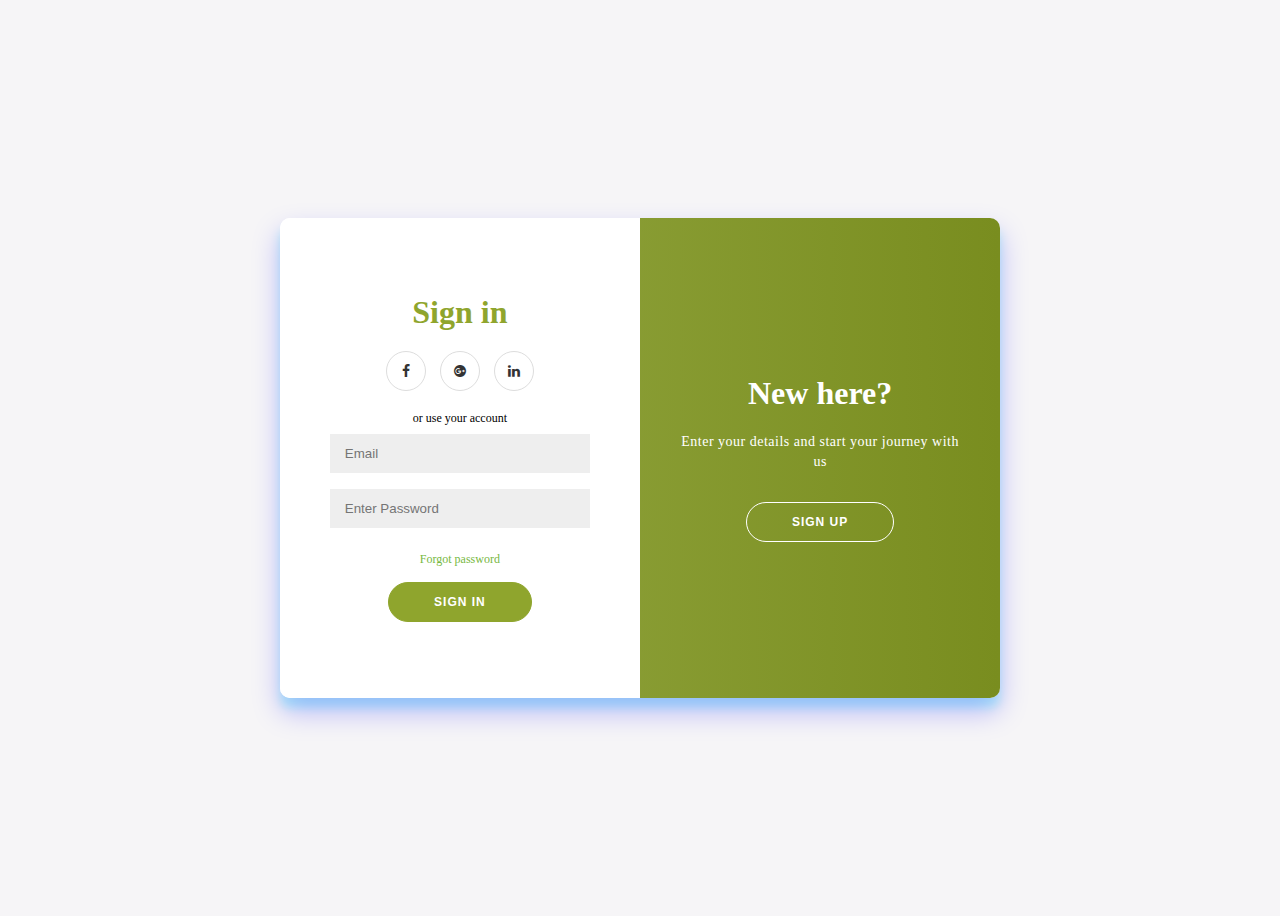
<file: public3/index.html>
<!DOCTYPE html>
<html lang="en">
<head>
    <meta charset="UTF-8">
    <meta name="viewport" content="width=device-width, initial-scale=1.0">
    <link rel="stylesheet" href="../assets//font-awesome-4.7.0/css/font-awesome.min.css">
    <link rel="stylesheet" href="index.css">
    <title>Sliding Form</title>
</head>
<body>
    <div class="wrapper" id="wrapper">
        <div class="form-wrapper sign-up-wrapper">
            <form>
                <h1>Create Account</h1>
                <div class="social-wrapper">
                    <a href="" class="social"><i class="fa fa-facebook-f"></i></a>
                    <a href="" class="social"><i class="fa fa-google-plus-official"></i></a>
                    <a href="" class="social"><i class="fa fa-linkedin"></i></a>
                </div>
                <span>or use your email for registration</span>
                <input type="text" placeholder="Name"/>
                <input type="email" placeholder="Email"/>
                <input type="password" placeholder="Enter Password"/>
                

                <button >Sign Up</button>
                <a id="sign-Up" class="sign">Already a member? <span >Sign-in</span></a>
                
            </form>
        </div>
        <!--  -->
        <!--  -->

        <div class="form-wrapper sign-in-wrapper">
            <form>
                <h1>Sign in</h1>
                <div class="social-wrapper">
                    <a href="" class="social"><i class="fa fa-facebook-f"></i></a>
                    <a href="" class="social"><i class="fa fa-google-plus-official"></i></a>
                    <a href="" class="social"><i class="fa fa-linkedin"></i></a>
                </div>
                <span>or use your account</span>
                
                <input type="email" placeholder="Email"/>
                <input type="password" placeholder="Enter Password"/>
                <a class="password"><span >Forgot password </span></a>
                
                <button  >Sign In</button>
                <a id="sign-In" class="sign">Don't have an account?<span >Sign-up<span></a>
            </form>
        </div>
        <div class="overlay-wrapper">
            <div class="overlay">
                <div class="overlay-left overlay-panel">
                    <h1>A member?</h1>
                    <p>
                        To continue please sign-in with your details
                    </p>
                    <button class="ghost" id="signIn">Sign In</button>
                </div>
                <div class="overlay-right overlay-panel">
                    <h1>New here?</h1>
                    <p>
                        Enter your details and start your journey with us
                    </p>
                    <button class="ghost" id="signUp">Sign Up</button>
                </div>
            </div>
        </div>
    </div>
    <script src="index.js"></script>
</body>
</html>
</file>
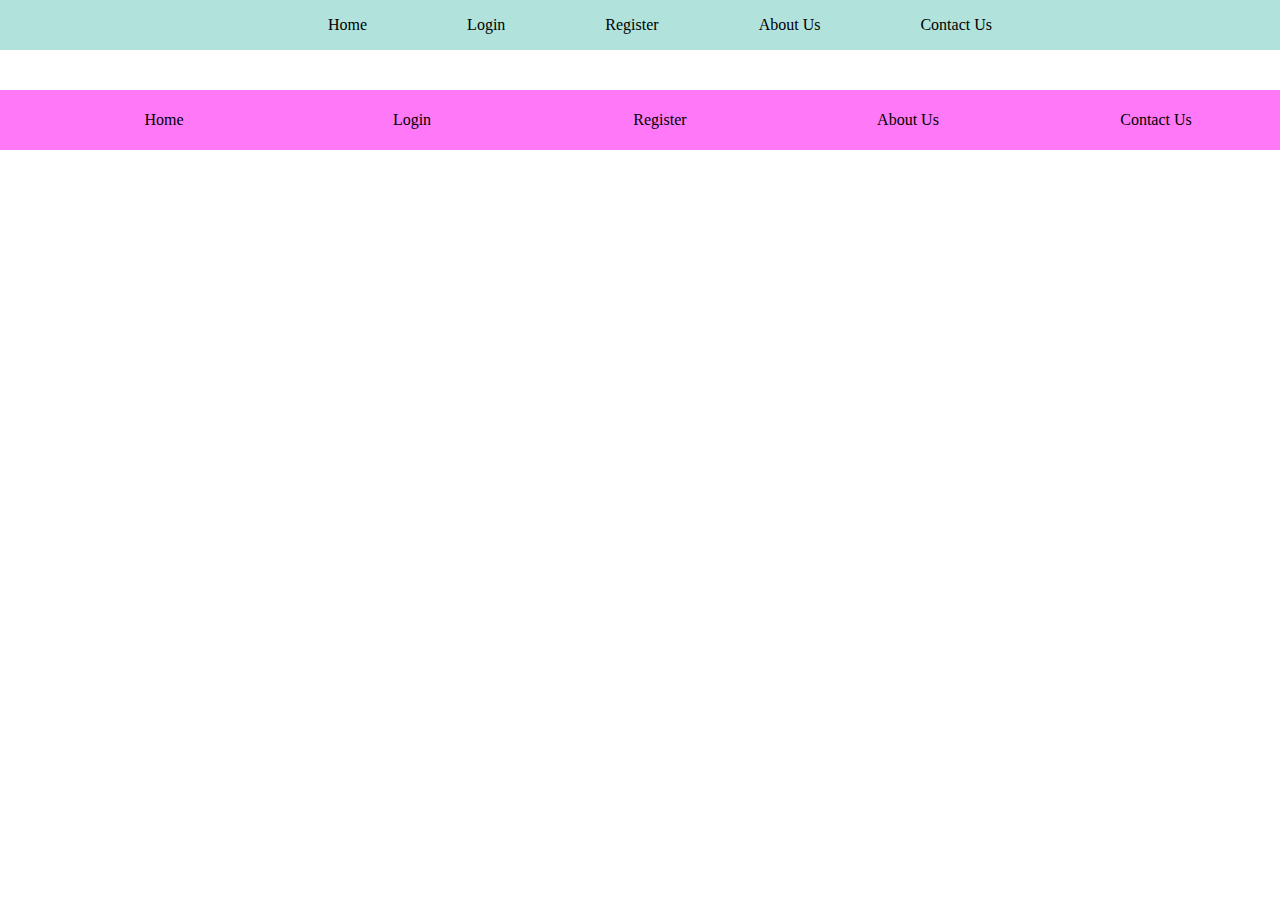
<file: public4/index.html>
<!DOCTYPE html>
<html lang="en">
<head>
    <meta charset="UTF-8">
    <meta name="viewport" content="width=device-width, initial-scale=1.0">
    <link rel="stylesheet" href="index.css">
    <title>Navigation</title>
</head>
<body>
    <!-- Header -->
    <div class="header-flex">
        <ul>
            <li>Home</li>
            <li>Login</li>
            <li>Register</li>
            <li>About Us</li>
            <li>Contact Us</li>
        </ul>
    </div>
    <div class="header-grid">
        <ul>
            <li>Home</li>
            <li>Login</li>
            <li>Register</li>
            <li>About Us</li>
            <li>Contact Us</li>
        </ul>
    </div>
</body>
</html>
</file>
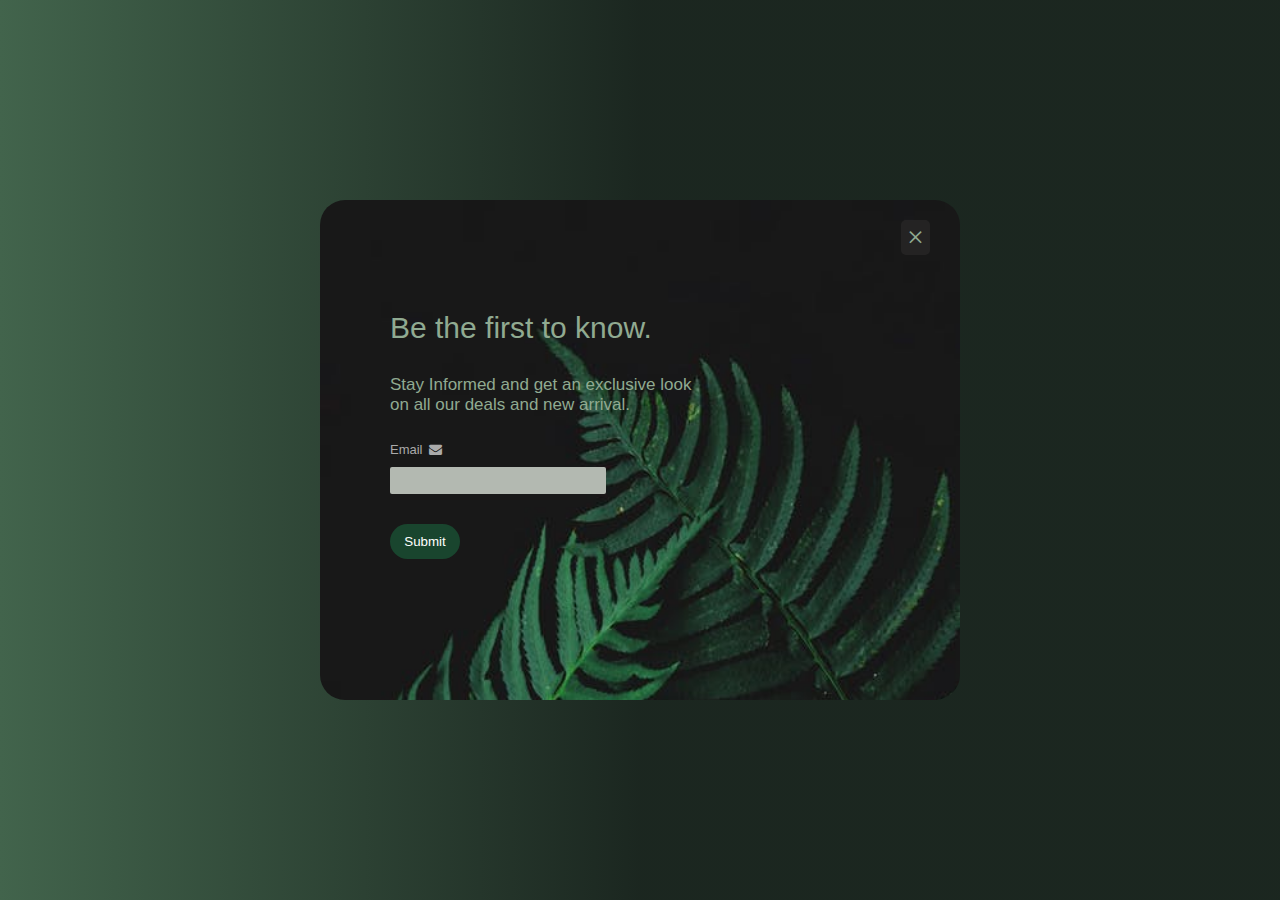
<file: public6/index.html>
<!DOCTYPE html>
<html lang="en">
    <head>
        <meta charset="UTF-8">
        <meta name="viewport" content="width=device-width, initial-scale=1.0">
        <link rel="stylesheet" href="index.css">
        <link rel="stylesheet"
            href="../assets/font-awesome-4.7.0/css/font-awesome.css">
        <title>Subscribe Form</title>
    </head>
    <body>
        <div class="mailing-div">
            
            <div class="sub-mainling-div">
                <div class="mailing-writeup">
                    <h3>Be the first to know.</h3>
                    <p>Stay Informed and get an exclusive look on all our deals
                        and new arrival.</p>
                </div>

                <div class="form">
                    <form action="">
                        <label for="email">Email <i class="fa fa-envelope"></i>
                        </label>
                        <input type="text">

                        <input type="button" value="Submit" class="button">
                    </form>
                </div>
            </div>
            <div class="times">
                <span class="times">&times;</span>
            </div>
        </div>
    </body>
</html>
</file>
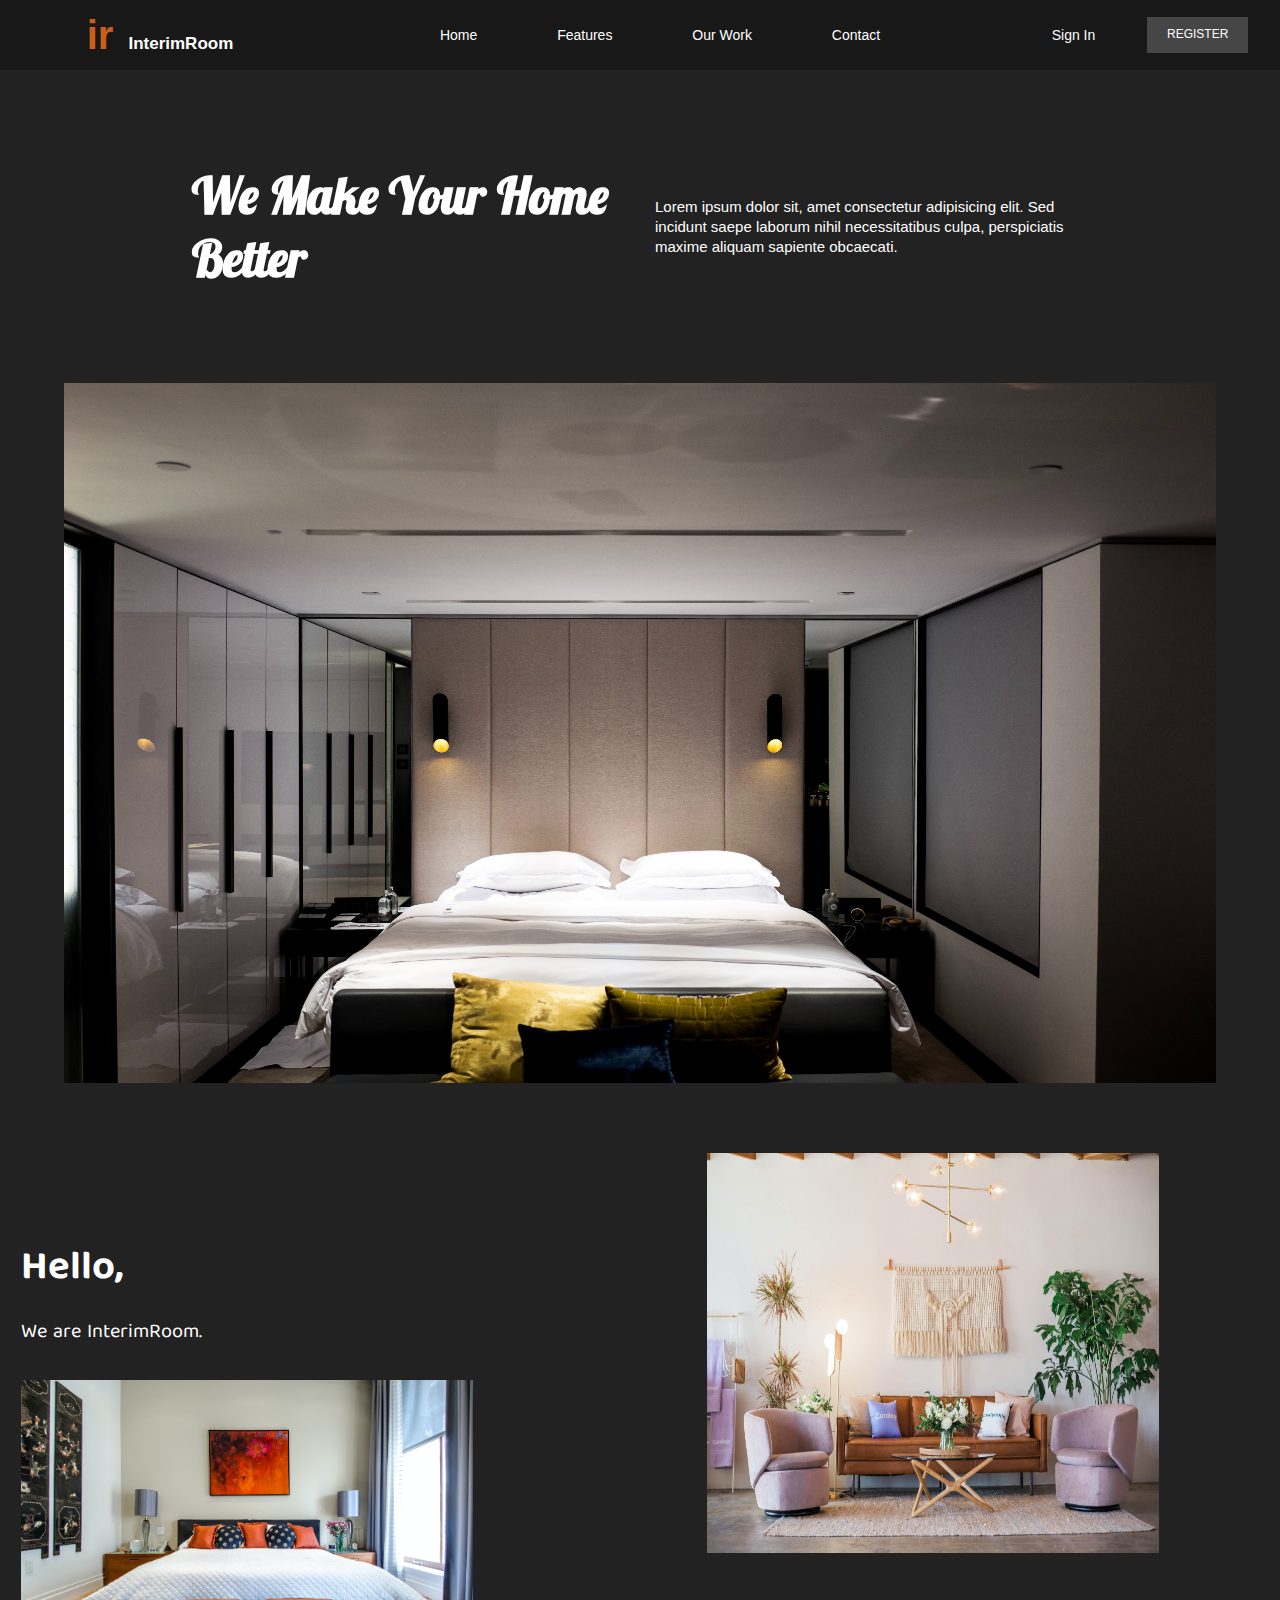
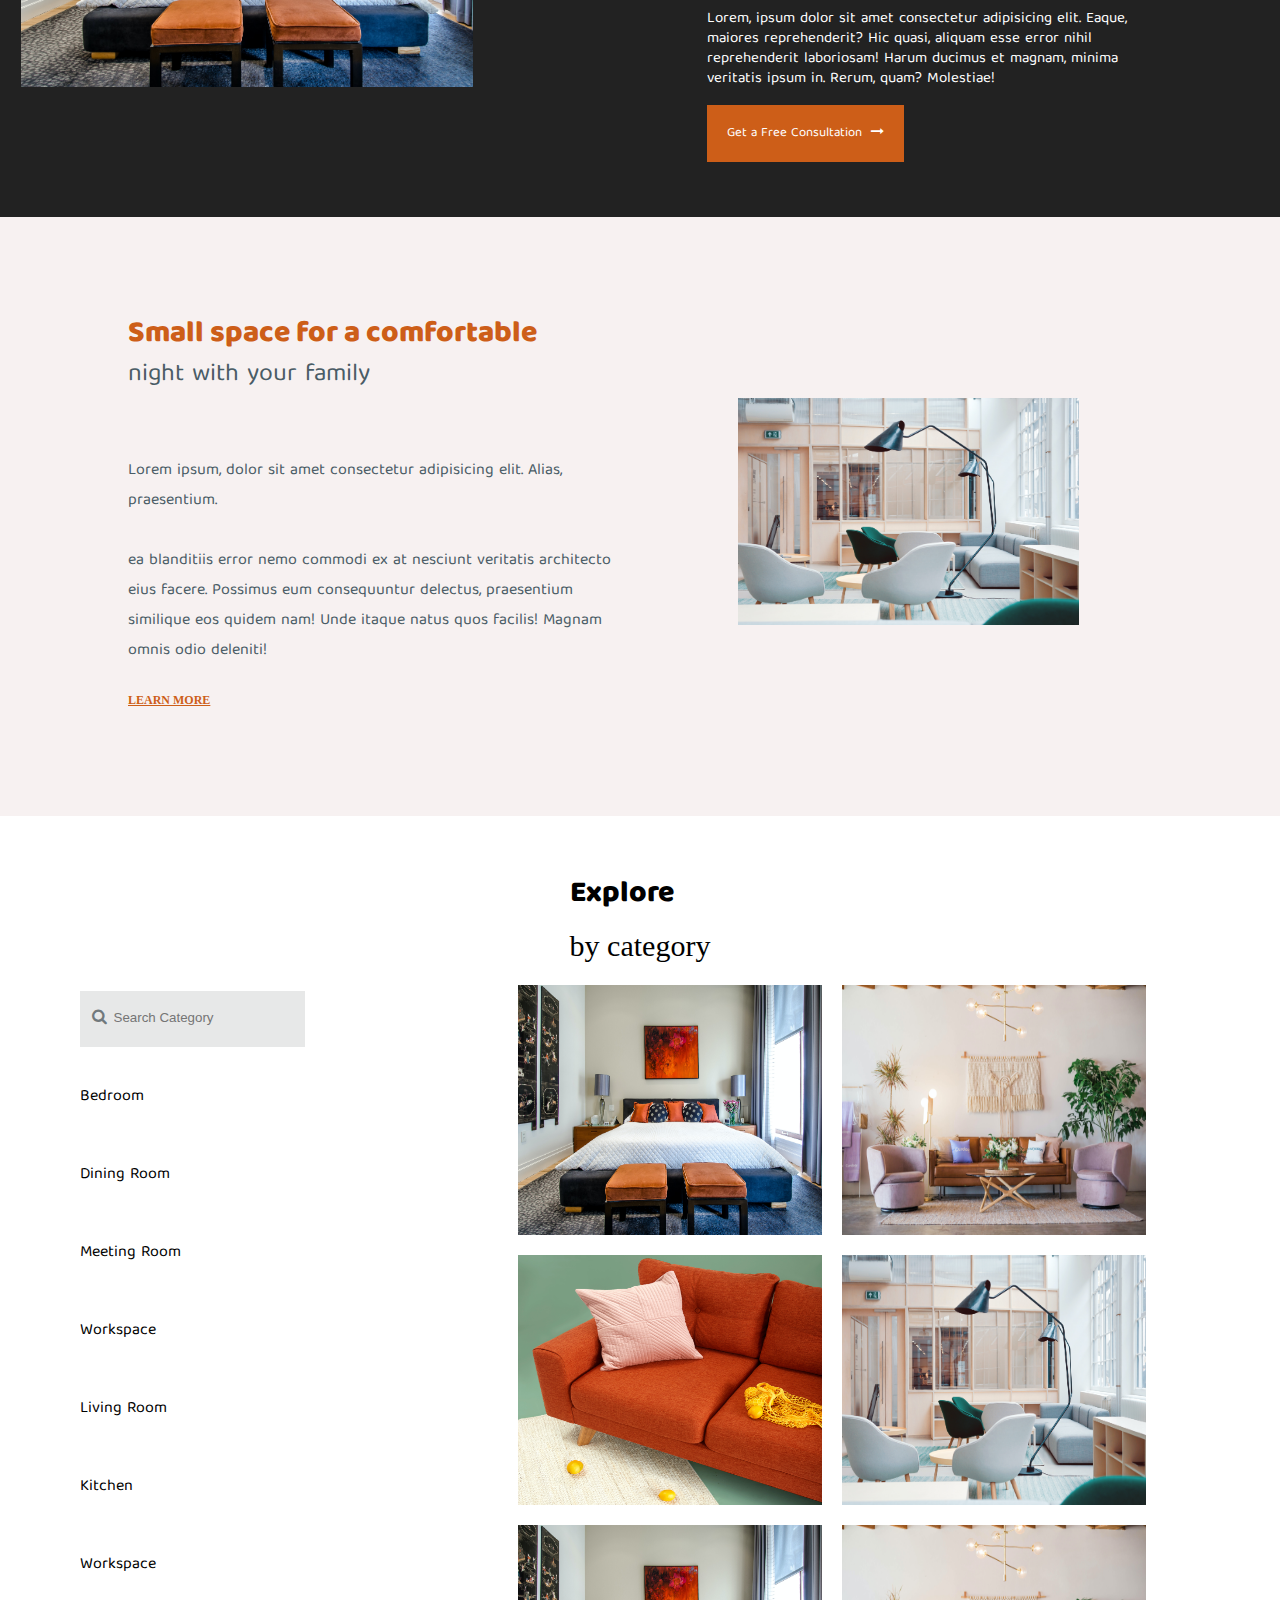
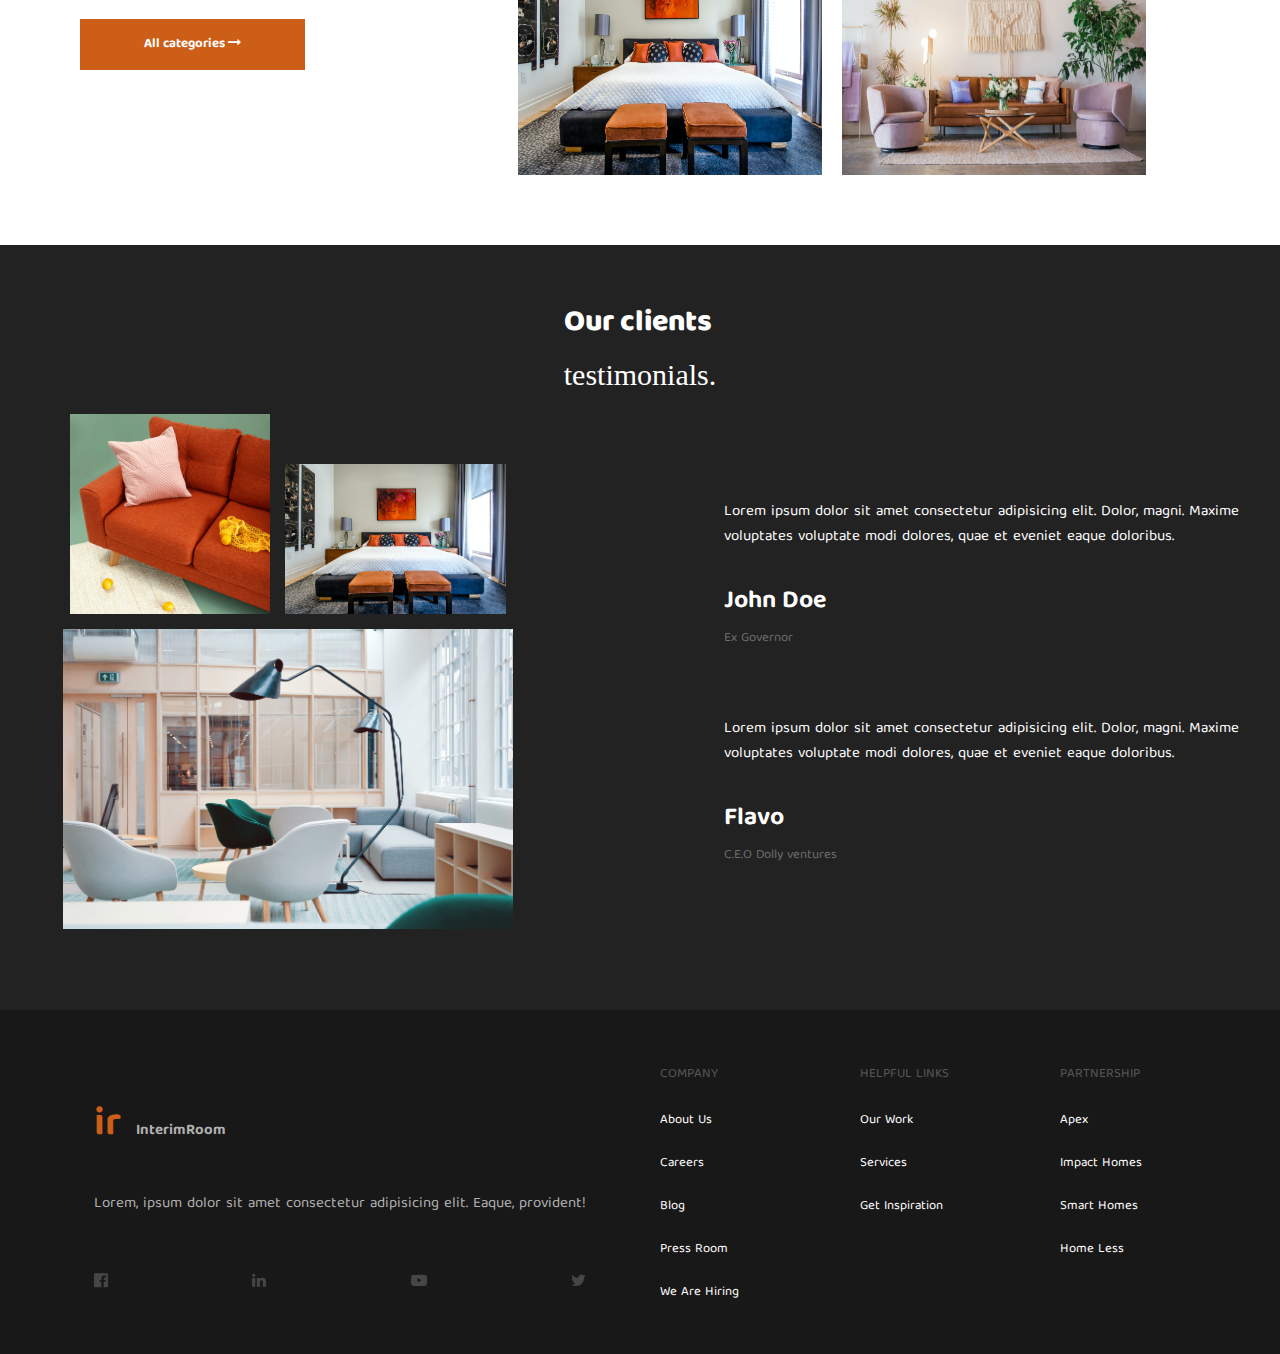
<file: public7/index.html>
<!DOCTYPE html>
<html lang="en">
    <head>
        <title></title>
        <meta charset="UTF-8">
        <meta name="viewport" content="width=device-width, initial-scale=1">
        <link href="index.css" rel="stylesheet">
        <link rel="stylesheet" type="" href="../assets/font-awesome-4.7.0/css/font-awesome.css">
        
    </head>
    <body>
        <header class="nav-bar-header">
            <div class="logo">
                
                <p><span>ir</span>InterimRoom</p>
            </div>
            <div class="nav-1">
                <ul>
                    <li><a href="">Home</a></li>
                    <li><a href="">Features</a></li>
                    <li><a href="">Our Work</a></li>
                    <li><a href="">Contact</a></li>
                </ul>
            </div>
            <div class="nav-2">
                <ul>
                    <li>Sign In</li>
                    <li class="register">REGISTER</li>
                </ul>
            </div >
            <div  class="bars">
            <i class="fa fa-bars" id="BARS" ></i>
        </div>
        </header>  

        <!--  -->

        <!-- End Of Header -->

<!--  -->

<section class="mobile-view" id="mobile-view"> 
    <div class="nav-1">
        <ul>
            <li><a href="">Home</a></li>
            <li><a href="">Features</a></li>
            <li><a href="">Our Work</a></li>
            <li><a href="">Contact</a></li>
        </ul>
    </div>
    <div class="nav-2">
        <ul>
            <li>Sign In</li>
            <li class="register">REGISTER</li>
        </ul>
    </div >
</section>
        <section class="intro-section">
            <h1 class="intro-section-h1">We Make Your Home Better</h1>
            <p class="intro-section-p">Lorem ipsum dolor sit, amet consectetur adipisicing elit. Sed incidunt saepe laborum nihil necessitatibus culpa, perspiciatis maxime aliquam sapiente obcaecati.</p>
        </section>

        <!-- End of Intro Section -->

        <section class="banner">

            <img src="../assets/images/img-6.jpg" alt="InterimRoom | ir"/>
        </section>

        <!-- End of Banner Section -->

        <section class="after-banner-section" id="after-banner-section">
            <div class="after-banner-section-1" id="after-banner-section-1">
                <h2>Hello,</h2>
                <span>We are InterimRoom.</span>
                <img src="../assets/images/chastity-cortijo-R-w5Q-4Mqm0-unsplash.jpg" alt="InterimRoom"/>
            </div>
            <div class="after-banner-section-2">
                <img src="../assets/images/curology-6CJg-fOTYs4-unsplash.jpg" alt="InterimRoom"/>
                <p>Lorem, ipsum dolor sit amet consectetur adipisicing elit. Eaque, maiores reprehenderit? Hic quasi, aliquam esse error nihil reprehenderit laboriosam! Harum ducimus et magnam, minima veritatis ipsum in. Rerum, quam? Molestiae!</p>

                <span>Get a Free Consultation <i class="fa fa-long-arrow-right"></i></span>

                <div>
                    <!-- List of Associates -->
                </div>
            </div>
        </section>
        
        <!-- End of After Banner Section -->


    <section class="small-space-section">
        <div class="sub-small-space-section">
            <div class="small-space-section-1">
                <h3><b>Small space for a comfortable</b><br><span>night with your family</span></h3>
                <p>Lorem ipsum, dolor sit amet consectetur adipisicing elit. Alias, praesentium. </p>
                <span>ea blanditiis error nemo commodi ex at nesciunt veritatis architecto eius facere. Possimus eum consequuntur delectus, praesentium similique eos quidem nam! Unde itaque natus quos facilis! Magnam omnis odio deleniti!</span>
               <h4> <a href="http://">LEARN MORE</a></h4>
            </div>
            <div class="small-space-section-2">
                <img src="../assets/images/toa-heftiba-FV3GConVSss-unsplash.jpg" alt="InterimRoom">
            </div>
        </div>
    </section>

        <!-- End of Small Space Section -->

        <section class="explore-section">
            <h3><span>Explore</span><br><p>by category</p></h3>
            <div class="explore-section-categories">
                <div class="explore-section-categories-sideBar">
                    <span>
                        <i class="fa fa-search"></i>
                        <input type="text"  placeholder="Search Category">
                    </span>
                    <ul>
                        <li class="active">Bedroom</li>
                        <li>Dining Room</li>
                        <li>Meeting Room</li>
                        <li>Workspace</li>
                        <li>Living Room</li>
                        <li>Kitchen</li>
                        <li>Workspace</li>
                    </ul>

                    <h5 class="all-categories"> All categories <i class="fa fa-long-arrow-right"></i></h5>
                </div>
                <div class="explore-section-categories-images">
                   <section>
                    <img src="../assets/images/chastity-cortijo-R-w5Q-4Mqm0-unsplash.jpg" alt="InterimRoom" >
                    <div>
                        <span>
                            <p>5m</p>
                            <p>length</p>
                        </span>
                        <span>
                            <p>3.5m</p>
                            <p>width</p>
                        </span>
                        <p>Visit project <i class="fa fa-long-arrow-right"></i></p>
                    </div>
                   </section>

                   <section>
                    <img src="../assets/images/curology-6CJg-fOTYs4-unsplash.jpg" alt="InterimRoom" >
                   </section>

                   <section>
                    <img src="../assets/images/inside-weather-dbH_vy7vICE-unsplash.jpg" alt="InterimRoom">
                   </section>

                   <section>
                    <img src="../assets/images/toa-heftiba-FV3GConVSss-unsplash.jpg" alt="InterimRoom">
                   </section>

                   <section>
                    <img src="../assets/images/chastity-cortijo-R-w5Q-4Mqm0-unsplash.jpg" alt="InterimRoom">
                    </section>
                <section>
                    <img src="../assets/images/curology-6CJg-fOTYs4-unsplash.jpg" alt="InterimRoom">
                </section>

                </div>
            </div>
        </section>

        <!-- End Explore Section -->

        <section class="testimonial-section">
            <!-- TODO -->
            <!-- Repeat thesame header as the explore section -->
            <h3><span>Our clients</span><br><p>testimonials.</p></h3>
            <div class="sub-testimonial-section-wrapper">

                <div class="testimonial-section-images">
                    <div class="images-section-1">
                        <img src="../assets/images/inside-weather-dbH_vy7vICE-unsplash.jpg" alt="Interim Design" >
                        <img src="../assets/images/chastity-cortijo-R-w5Q-4Mqm0-unsplash.jpg" alt="Interim Design" height="150px;">
                    </div>
                    <div class="images-section-2">
                        <img src="../assets/images/toa-heftiba-FV3GConVSss-unsplash.jpg" alt="Interim Design" height="300px">
                    </div>
                </div>

                <div>
                    <!-- Arrow Up and Down -->
                </div>
                <div class="clients-testimonial-section">
                    <div>
                        <p>Lorem ipsum dolor sit amet consectetur adipisicing elit. Dolor, magni. Maxime voluptates voluptate modi dolores, quae et eveniet eaque doloribus.</p>
                        <h5>John Doe</h5>
                        <span>Ex Governor</span>

                    </div>
                    <div>
                        <p>Lorem ipsum dolor sit amet consectetur adipisicing elit. Dolor, magni. Maxime voluptates voluptate modi dolores, quae et eveniet eaque doloribus.</p>
                        <h5>Flavo</h5>
                        <span>C.E.O Dolly ventures</span>
                    </div>
                </div>
            </div>
        </section>

        <!-- End Of Testimonial -->

        <footer>
            <div class="footer-left">
                <div class="footer-logo">
                    <p><span>ir</span>InterimRoom</p>
                </div>

                <p>Lorem, ipsum dolor sit amet consectetur adipisicing elit. Eaque, provident!</p>
                <div class="social-networks">
                    <i class="fa fa-facebook-official"></i>
                    <i class="fa fa-linkedin"></i>
                    <i class="fa fa-youtube-play"></i>
                    <i class="fa fa-twitter"></i>
                </div>
            </div>
            <div class="footer-right">
                <div>
                    <p class="footer-links-header">COMPANY</p>
                    <div>
                        <a href="">About Us</a>
                        <a href="">Careers</a>
                        <a href="">Blog</a>
                        <a href="">Press Room</a>
                        <a href="">We Are Hiring</a>
                    </div>
                </div>
                <div>
                    <p class="footer-links-header">HELPFUL LINKS</p>
                    <div>
                        <a href="">Our Work</a>
                        <a href="">Services</a>
                        <a href="">Get Inspiration</a>
                    </div>
                </div>
                <div>
                    <p class="footer-links-header">PARTNERSHIP</p>
                    <div>
                        <a href="">Apex</li>
                        <a href="">Impact Homes</a>
                        <a href="">Smart Homes</a>
                        <a href="">Home Less</a>
                        </div>
                </div>
            </div>
        </footer>

        <!-- End of Footer -->
        <script src="index.js"></script>
    </body>
</html>
</file>
<file: public3/index.css>
*{
    
    box-sizing: border-box;
}

body{
    /* margin: -20px 0 50px; */
    background:#f6f5f7 ;
    display: flex;
    flex-direction: column;
    justify-content: center;
    align-items: center;
    height: 100vh;
}

h1{
    font-weight: bold;
    margin: 0;
    
}

h2 {
	text-align: center;
}

form > h1{
    color: rgb(143, 165, 45);
}

p{
    font-size: 14px;
    font-weight: 100;
    line-height: 20px;
    letter-spacing: 0.5px;
    margin: 20px 0 30px;
}

span{
    font-size: 12px;
}
a.password > span {
    color:rgb(119, 184, 66);

}

a{
    color: #333;
    font-size:14px;
    text-decoration:none;
    margin:15px 0;
}

button{
    border-radius: 20px;
    border:1px solid rgb(143, 165, 45);
    background-color: rgb(143, 165, 45);
    color: #FFFFFF;
    font-size: 12px;
    font-weight: bold;
    padding: 12px 45px;
    letter-spacing: 1px;
    text-transform: uppercase;
    transition: transform 80ms ease-in;

}

button:active{
    transform:scale(0.95) ;
}

button:focus{
    outline: none;
}

button.ghost{
    background-color: transparent;
    border-color: #FFFFFF;
}

form{
    background-color: #FFFFFF;
    display: flex;
    align-items: center;
    justify-content: center;
    flex-direction: column;
    
    /* width: 100%; */
    padding: 0 50px;
    height: 100%;
	text-align: center;
}

input{

    background-color: #eee;
    outline: none;
	border: none;
	padding: 12px 15px;
	margin: 8px 0;
    width: 100%;
    transition: all 0.5s ease-in;
}

input:focus{
    box-shadow: 0 14px 28px rgba(0, 0, 255, 0.25), 0 10px 10px rgba(0, 255, 249, 0.22);

}

.wrapper{
    background: #fff;
    border-radius: 10px;
    box-shadow: 0 14px 28px rgba(0, 0, 255, 0.25), 0 10px 10px rgba(0, 255, 249, 0.22);
    position: relative;
    overflow: hidden;
    width:57%;
	max-width: 100%;
    min-height: 480px;
  
}

@media screen and (max-width: 768px){
    .wrapper{
        width: 70%;
    }
}



@media screen and (max-width: 1000px){
    .wrapper{
        width: 70%;
    }
}
@media screen and (max-width: 730px){
    .wrapper{
        width: 90%;
    }

    button{
        padding: 7px 35px;
    }
}




.form-wrapper{
    position: absolute;
    top: 0;
    height:100%;
    transition: all 0.6s ease-in-out;
    
}

.sign-in-wrapper{
    left: 0;
    width: 50%;
    z-index: 2;

    
}

.wrapper.right-panel-active .sign-in-wrapper{
    transform: translateX(100%);
    
}

.sign-up-wrapper{
   
    left: 0;
  
    width: 50%;
    opacity: 0;
    z-index: 1;
}

.wrapper.right-panel-active .sign-up-wrapper {
	transform: translateX(100%);
	opacity: 1;
	z-index: 5;
	animation: show 0.6s;
}

@keyframes show {
	0%, 49.99% {
		opacity: 0;
		z-index: 1;
	}
	
	50%, 100% {
		opacity: 1;
		z-index: 5;
	}
}

.overlay-wrapper {
    position: absolute;
    top: 0;
    left: 50%;
    width: 50%;
    height: 100%;
    overflow: hidden;
    transition: transform 0.6s ease-in-out;
    z-index: 100;

}



.sign {
    display: none;
}

@media screen and (min-width: 2124px){
    .wrapper.right-panel-active .sign-in-wrapper{
        transform: translateY(100%);
        
    }
}

@media screen and (max-width: 600px){

    body{
        height: 100%;
    }

    .sign {
        display: contents;
    }
    .overlay-wrapper{
        display: none;
    }
    .sign-up-wrapper{
       transition: all 0.9s ease-in-out;
        width: 100%;
        transform: translateX(-100%);

        
    }
    .sign-in-wrapper{
        transition: all 0.9s ease-in-out;
        width: 100%;
        
    
        
    }

    .sign > span {
        color:rgb(119, 184, 66);
    }



    .wrapper.right-panel-active .sign-up-wrapper {
        transform: translateX(0);
        /* opacity: 1;
        z-index: 5; */
       
        animation: show 0.9s;
    }
    
    @keyframes show {
        0%, 49.99% {
            opacity: 0.7;
            z-index: 1;
        }
        
        50%, 100% {
            opacity: 1;
            z-index: 5;
        }
    }
    
  


    /* .wrapper.right-panel-active .sign-in-wrapper {
        left: 0;
        opacity: 0;
        z-index: 1;
    } */

    

}

.wrapper.wrapper.right-panel-active .overlay-wrapper{
    transform: translateX(-100%)
}

.overlay{
    background: #FF416C;
    background: -webkit-linear-gradient(to right, rgb(136, 161, 45), rgb(167, 190, 62));
    background: linear-gradient(to right, rgb(151, 170, 69), rgb(121, 141, 31));
    background-repeat: no-repeat;
    background-size: cover;
    background-position: 0 0;
    color: #FFFFFF;
    position: relative;
    left: -100%;
    height: 100%;
    width: 200%;
    transform: translateX(0);
    transition:transform 0.6s ease-in-out ;
    
}
.wrapper.right-panel-active .overlay {
    transform: translateX(50%);
}

.overlay-panel{
    position: absolute;
    display: flex;
    align-items: center;
    justify-content: center;
    flex-direction: column;
    padding: 0 40px;
    text-align: center;
    top: 0;
    height: 100%;
    width: 50%;
    transform: translateX(0);
    transition: transform 0.6s ease-in-out;
}

.overlay-left{
    transform: translate(-20%);
}
.wrapper.right-panel-active .overlay-left {
	transform: translateX(0);
}

.overlay-right{
    right: 0;
    transform: translateX(0);
}

.wrapper.right-panel-active .overlay-right {
	transform: translateX(20%);
}


.social-wrapper {
	margin: 20px 0;
}

.social-wrapper a{
    border: 1px solid #DDDDDD;
    border-radius: 50%;
    display: inline-flex;
    justify-content: center;
    align-items: center;
    margin: 0 5px;
    height: 40px;
    width:40px;
    transition: all 0.6s ease-in;
    
}

.social-wrapper a:hover{
    box-shadow: 0 14px 28px rgba(0, 0, 255, 0.25), 0 10px 10px rgba(0, 255, 249, 0.22);
}
</file>
<file: public4/index.css>
*{
    box-sizing: border-box;
}

body,html{
    margin: 0;
    padding: 0;
    
}

div.header-flex{
    background: rgba(165, 223, 215, 0.863);
    width: 100%;
    position: absolute;
    top: 0px;
   
    
}

div.header-flex > ul {
    
    display: flex;
    flex-direction: row;
    align-items: center;
    justify-content: center;
}


div.header-flex > ul > li {
    
    list-style: none;
    margin: 0 50px;
    font-size: 16px;
    font-weight: 200;

}

div.header-grid{
    width: 100%;
    
    position: relative;
    /* display: grid; */
    top: 90px;
    
    background: #ff78f8;
    padding:5px 0 ;
   
   
    
    
}

div.header-grid > ul {
    
    display: grid;
    grid-template-columns: repeat(5, 1fr);
    list-style: none;
    text-align: center;
    
}
</file>
<file: public6/index.css>
*{
    box-sizing: border-box;
}

body{
    margin: 0;
    padding: 0;
    /* width: 70%; */
    background: #0f1b14f2;
    color: white;
    display:flex;
    flex-direction: column;
    justify-content: center;
    align-items:center;
    height: 100vh;
      background: linear-gradient(-90deg, #0f1b14f2,#0f1b14f2, #42644c); /* Standard syntax */

}

.mailing-div{
    background: url('../assets/images/pexels-photo-1216345.jpeg');
    background-size:cover;
    width: 50%;
    min-height:500px;
    border-radius:25px;
    padding: 20px 30px;
    display:flex;
    
}


.sub-mainling-div{
    flex:60%;
    display:flex;
    flex-direction: column;
    justify-content: center;
    align-items:center;
    margin-top: -60px;
    padding: 0 0px 0 40px;

}
div.times{
    display: flex;
    flex:40%;
    justify-content: flex-end;
    font-size: 30px;
    

}

span{
    color:#90aa91;
    background: #a89c9c17;
    height: 35px;
    padding: 0 6px;
    border-radius: 5px;
    cursor: pointer;
    transition: all 0.3s ease-in;
}

span:hover{
    background:#a89c9c7d;
}

div.mailing-writeup > h3{
    font-size:30px;
    margin-bottom:30px;
    font-weight: 100;
    font-family: 'Franklin Gothic Medium', 'Arial Narrow', Arial, sans-serif;

    color:#90aa91;
}

div.mailing-writeup > p{
    font-size: 17px;
    font-weight: 100;
    font-family: 'Franklin Gothic Medium', 'Arial Narrow', Arial, sans-serif;

    color:#90aa91;
}

div.form{
    
    width:100%;
    
}

form{
    margin-top:10px;
    display: flex;
    flex-direction: column;
    width: 70%;
    transition: all 0.5s ease-in;

    /* align-items:center; */
}





 label{
    margin-bottom:10px;
    /* margin-left:3px; */
       font-family: 'Franklin Gothic Medium', 'Arial Narrow', Arial, sans-serif;

    font-size:13px;
    color:#aaaaaa;
}
.fa-envelope{
    margin-left: 3px;
    
}
input[type="text"]{
    outline: none;
    padding: 5px 5px;
    border:none;
    height:27px;
    font-family: 'Franklin Gothic Medium', 'Arial Narrow', Arial, sans-serif;
    border-radius: 2px;;
    background:#b3b9b1;
    color: #19452e;
}
.button{
    width: 70px;
    outline: none;
    font-family: 'Franklin Gothic Medium', 'Arial Narrow', Arial, sans-serif;
    border: none;
    text-align:center;
    padding: 10px 10px;
    margin-top: 30px;
    border-radius: 35px;
    background:#19452e;
    color: white;
    font-weight: 100;
    transition: all 0.3s ease-in;
    
}

.button:hover{
    box-shadow: 2px 3px #19452e;
    background: #698867;
    /* color:#19452e; */
}


@media (max-width: 900px){
.sub-mainling-div{
    flex:90%;
    }

    div.times{
    display: flex;
    flex:10%;
    
    

}
.mailing-div{

    width: 60%;
 
    
}
}


@media (max-width: 680px){
.mailing-div{

    width: 70%;
 
    }
}


@media (max-width: 500px){
    
div.times{
    /* display: flex; */
    flex:none;
    
    }
.mailing-div{
position: relative;
    width: 90%;
 flex-direction: column;
    
}

.sub-mainling-div{
    flex:100%;
    margin-top:none;
    

}
span{
    position: absolute;
    top: 20px;
    left: 50%;
}


}

@media (max-width: 400px){
.mailing-div{
    
    padding: 10px 20px;
    
    
}
}
</file>
<file: public7/index.css>
@import url('https://fonts.googleapis.com/css2?family=Lobster&display=swap');
@import url('https://fonts.googleapis.com/css2?family=Baloo+Tamma+2&display=swap');

*{
    box-sizing:border-box;
}

body{
    margin: 0;
    padding: 0;
    background-color: #222222;
    color: white;
    height: 100vh;
    font-family: 'Baloo Tamma 2', cursive;
    position: relative;
    
}

/* HEADER SECTION */

header{
    display:flex;
    background: #181818;
    /* position:fixed; */
    width: 100%;
    height:70px;
    align-items:center;
    justify-content: center;
    font-family:'Trebuchet MS', 'Lucida Sans Unicode', 'Lucida Grande', 'Lucida Sans', Arial, sans-serif ;
    font-size: 14px;
    margin-bottom: 40px;
}

header .logo{
    flex: 1;
    display:flex;
    align-items:center;
    justify-content: center;
}

header .logo p span{
    margin-right: 15px;
    font-size:40px;
    color:#cd5e18;
    
}
header .logo p{
    
    font-weight:bold;
    font-size:17px;
}

header .nav-1{
    flex: 2;
    /* margin: 0 20px; */
    
}
header .nav-1 ul,header .nav-2 ul {
    display: flex;
    list-style: none;
    flex-direction: row;
    justify-content: space-evenly;
}


i.fa-bars{
    display: none;
}
header .nav-2{
    flex: 1;
}
header .nav-2 ul li{
    transition: all 0.3s ease-in;
    padding: 10px 20px;
    cursor: pointer;
}

header .nav-2 ul li:hover{
    background-color:#efaf7c ;
}


header .nav-2 ul li.register{
    background: #464646;
    cursor: pointer;
    font-size: 12px;
}

header .nav-2 ul li.register:hover{
    background: #efaf7c;
    color:#464646;
    
}

header a{
    text-decoration: none;
    color: white;
}
header a:hover{
    transition: all 0.3s ease-in;
    color: #efaf7c;
   
}



/* MOBILE VIEW */


.mobile-view{
  
    display:none;
    
    /* height:100%; */
}
/* INTRO SECTION */

.intro-section{
    display: grid;
    grid-template-columns: 1fr 1fr;
    grid-gap: 30px;
    width: 70%;
    margin: auto;
    /* margin: 30px 30px 0 30px; */
    padding: 20px 0px 30px 0;
}

.intro-section-h1{
    font-size:50px;
    font-weight:800;
    font-family:'Lobster', cursive;
    /* text-align:center; */
}

.intro-section-p{
    font-weight:100;
    font-family:'Trebuchet MS', 'Lucida Sans Unicode', 'Lucida Grande', 'Lucida Sans', Arial, sans-serif ;
    margin:auto;
    font-size: 15px;
    line-height:20px;
}

/* BANNER */

.banner{
    width: 90%;
    height: 700px;
    margin:30px auto;
  
    
}


.banner img {
    width: 100%;
    height: 100%;
    
}




/* AFTER BANNER SECTION */

.after-banner-section{
    
    display: grid;
    grid-template-columns: 1fr 1fr;
    width:90%;
    margin:70px auto;
    grid-gap:20px;
    
}
.after-banner-section-1{
    width:80%;
    margin: auto;
    position:relative;
    /* display: none; */
    left: -100px;
transition:all 1s ease-in
    /* animation-fill-mode: forwards; */
}
.after-banner-section-1:visited{
    left: 0px;
}
.slide-in{
    /* display: block; */
    /* left: -1000px; */

    /* animation: box 4s infinite; */
}

@keyframes box {
    0%{
        left: -1000px;
        top:0px;
        
    }

   

    100%{
       
        left: 0px;
        top:0px;
        
        
    }
}
.after-banner-section-1 h2{
    font-size: 40px;
    margin-bottom:  10px;
}

.after-banner-section-1 span{
    /* margin: -20px 0 30px 0; */
    font-size:20px;

}

.after-banner-section-1 img{
    margin-top:30px;
    width:100%;
    

}
.after-banner-section-2{
    width:80%;
    margin: 0 auto;
}

.after-banner-section-2 img{
    width:100%;
    height:400px;
    margin-bottom: 30px;
}

.after-banner-section-2 p{
    line-height:20px;
    font-size:15px;
    margin-bottom: 30px;
}

.after-banner-section-2 span{
    background: #cd5e18;
    padding: 17px 20px;
    cursor: pointer;
    font-size:13px;
    transition: all 0.3s ease-in;
}
.after-banner-section-2 span .fa-long-arrow-right{
    margin-left: 5px;
}

.after-banner-section-2 span:hover{
    background-color: transparent;
    color:#cd5e18;
}


/* SMALL SPACE SECTION */

.small-space-section{
    background: #f7f1f1;
    color: #222222;
    width: 100%;
}

.sub-small-space-section{
    display: grid;
    grid-template-columns: 1fr 1fr;
    grid-gap:50px;
    width: 80%;
    margin: 0 auto;
    padding: 80px 0
}

.small-space-section-1{
    width: 100%;
    margin: 0 auto;
}
.small-space-section-1 h3{
    color:#cd5e18;

    line-height: 39px;
}
.small-space-section-1 h3 b{
    font-weight: bolder;
    font-size: 30px;
    
    
}
.small-space-section-1 h3 span{
    font-size: 25px;
    font-weight: lighter;
}

.small-space-section-1 p{
    margin:60px 0px 30px 0;
    line-height: 30px;
    font-weight: lighter;
    color: #4a5c66;
}

.small-space-section-1 span{
    color: #4a5c66;

    line-height: 30px;
}

.small-space-section-1 h4 a{
    color:#cd5e18;
    font-family: auto;
    font-size:12px;
}

.small-space-section-1 h4 a:hover{
    transition: all 0.5s ease-in;
    text-decoration: none;
    color: #4a5c66;
    font-size: 14px;
}

.small-space-section-2{
    width: 100%;
    margin: auto;
    align-items: center;
    justify-content:center;
    text-align:center;
}

.small-space-section-2 img{
    width: 70%;
    height: auto;
    
}

/* Explore Section */

.explore-section{
    display: grid; 
    grid-template-columns: 100%;
    /* flex-direction: column; */
    justify-content: center;
    align-items: center; 
    background: #ffffff;
    color: black;
    padding: 70px 0 70px 0;
    width: 100%;
}

.explore-section h3 {
    margin: auto;
    line-height: 18px
}
.explore-section h3 span{
    font-size: 30px;
    font-weight: bolder;
    
}

.explore-section h3 p{
    font-size: 30px;
    font-weight: lighter;
    font-family: none;
}

.explore-section-categories{
    display: grid;
    grid-template-columns: 30% 70%;
    justify-content: center;
    
}

.explore-section-categories-sideBar{
    justify-content: center;
    align-items: center; 
    margin: 20px auto;   

}

input[placeholder="Search Category"]{
    border: none;
    outline: none;
    background:#e7e8e8;
}


.explore-section-categories-sideBar ul{
    list-style: none;
    padding-left: 0;
  
    
}

.explore-section-categories-sideBar ul li{
    margin-top: 50px;
    cursor:pointer;
}
.explore-section-categories-sideBar ul li:hover{
    transition: all 0.3s ease-in;
    color:#cd5e18;


}
.explore-section-categories-sideBar span{
    background: #e7e8e8;
    padding: 14px 12px;
    color:#71797d;  
}


h5.all-categories{
    margin-top: 40px;
    background: #cd5e18;
    text-align:center;
    padding: 14px 0px;
    color:white; 
    transition: all .3s ease-in;
}

h5.all-categories:hover{
    color:#cd5e18;
    background: transparent;

}

.explore-section-categories-images{
    display:grid;
    grid-template-columns:repeat(2,1fr);
    grid-gap: 20px;
    margin: 0 auto;
    height: 100%;
    width: 70%;
    
}

.explore-section-categories-images section{
    width: 100%;
    height: 250px;
    position: relative;
}

.explore-section-categories-images section img{
    width: 100%;
    height: 100%;
}

.explore-section-categories-images section p{
    position: absolute;
    /* top: 0px; */
    color: white;
    display: none;
    z-index: 5;
    bottom:50px;
}

/* TESTIMONIAL SECTION */

.testimonial-section{
    display: grid; 
    grid-template-columns: 100%;
    /* flex-direction: column; */
    justify-content: center;
    align-items: center; 
    background: #222222;
    color: white;
    padding: 70px 0 70px 0;
    width: 100%;
    
}

.testimonial-section h3 {
    margin: auto;
    line-height: 18px
}
.testimonial-section h3 span{
    font-size: 30px;
    font-weight: bolder;
    
}

.testimonial-section h3 p{
    font-size: 30px;
    font-weight: lighter;
    font-family: none;
}

.sub-testimonial-section-wrapper{
    display: grid;
    grid-template-columns: 45% 10% 45%;
    margin: 0 auto;
}

.testimonial-section-images{
    display:flex;
    flex-direction: column;
    align-items:center;

}

.images-section-1{
    display:flex;
    flex-direction: row;
    justify-content: center;
    
    align-items: flex-end;
    margin: 0 0px 15px 0px;
    width: 100%;
}


.images-section-1 img:nth-of-type(1) {
    width: 200px;
    margin: 0 15px 0 0;
}
.images-section-2 img{
    width:100%;
}
.clients-testimonial-section{
    
    display:flex;
    flex-direction: column;
    align-items: center;
    justify-content: center;
    padding: 0 20px;
}

.clients-testimonial-section div:nth-of-type(1){
    margin-bottom: 50px;
}
.clients-testimonial-section div p{
    font-size: 15px;
    line-height: 25px;
    margin-bottom: 30px;
}

.clients-testimonial-section div h5{
   padding: 0;
   margin:0;
   font-size:25px;
}

.clients-testimonial-section div span{
    font-size:13px;
    color:#6d6d6d;
}


/* FOOTER SECTION */

footer{
    display:grid;
    grid-template-columns: repeat(2, 50% 50%);
    background:#181818;
    color: white;
    grid-gap: 20px;
    padding: 40px;
}

.footer-left{
    display: flex;
    flex-direction: column;
    /* align-items: center; */
    justify-content: center;
    margin: 0 auto;
}


 .footer-logo p span{
    margin-right: 15px;
    font-size:40px;
    color:#cd5e18;
    
}
.footer-logo p{
    
    font-weight:bold;
    font-size:17px;
}

.footer-left p{
    font-size: 15px;
    color:#b1b1b1;
}

.footer-left .social-networks{
    display: flex;
    color:#464646;
    justify-content: space-between;
    margin-top: 40px;
}

.footer-right{
    display: grid;
    grid-template-columns: repeat(3,1fr);
}

.footer-links-header{
    font-size: 13px;
    color:#585858;
}

.footer-right div{
   display:flex;
   flex-direction:column
    /* margin:0; */
}
.footer-right div a{
    text-decoration: none;
    margin:10px 0;
    color:white;
    font-size:13px;
    /* margin:0; */
}



/* MEDIA QUERIES */
@media (min-width:1000px){
    .mobile-view {
        display:none;
    }
}
@media (max-width: 850px){
  header  .nav-1, header .nav-2{
        display: none;
    }
    i.fa-bars{
        display: block;
        font-size:25px;
    }
    header .logo{
        flex: 20%;
        display:flex;
        align-items:center;
        justify-content: center;
    }
    header{
        padding: 0 15px;
    }
    header .bars{
        flex:80%;
        display:flex;
        
        justify-content: flex-end;
    }

    .mobile-view{
        background: #181818;
        color: white;
        position: absolute;
        top:72px;
        transition: all 1s ease-in;
        display:flex;
        flex-direction: column;
        align-items: center;
        justify-content: center;
        /* display:none; */
        left: -1000px;
        width: 100%;
        /* height:100%; */
    }
    .mobile-view .nav-1{
        margin:auto;
    }
    
    .mobile-show{
        left:0;
        /* transition: all 0.7s ease-in; */
    
        /* display:flex; */
    }
    
    .mobile-view .nav-1 ul{
        display: flex;
        list-style: none;
        align-items: center;
        justify-content: center;
        flex-direction: column;
        padding-left:0;
    }
    
    .mobile-view .nav-2 ul{
        display: flex;
        list-style: none;
        align-items: center;
        justify-content: center;
        flex-direction: column;
        padding-left:0;
    
        
    }
    
    .mobile-view .nav-1 ul li{
        transition: all 0.3s ease-in;
        padding: 10px 20px;
        cursor: pointer;
        text-decoration:none;
    }
    .mobile-view .nav-1 ul li a{
        color: white;
        
        text-decoration:none;
    }
    
    .mobile-view .nav-2 ul li{
        transition: all 0.3s ease-in;
        padding: 10px 20px;
        margin:10px 0; 
        cursor: pointer;
    }
    
    .mobile-view .nav-2 ul li.register{
        background: #464646;
        cursor: pointer;
        font-size: 12px;
    }
    
    .mobile-view .nav-2 ul li:hover{
        background-color:#efaf7c ;
    }
    .mobile-view .nav-2 ul li.register:hover{
        background: #efaf7c;
        color:#464646;
        
    }
    
    
    .mobile-view a:hover{
        transition: all 0.3s ease-in;
        color: #efaf7c;
       
    }
}

@media (max-width: 768px){
    .intro-section{
        display: grid;
        grid-template-columns: 1fr;
        
}

@media (max-width: 600px){

    .banner{
        width: 90%;
        height: auto;
       
    }
    .after-banner-section{
        display: grid;
        grid-template-columns: 1fr;
        
    }

    .explore-section-categories{
        
        grid-template-columns: 100%;
        
        
    }

    .explore-section-categories-sideBar ul{
        display: none;
      
        
    }

    .sub-testimonial-section-wrapper{
        
        grid-template-columns: 100%;
        
    }

    footer{
        
        grid-template-columns: 100%;
        
    }
}

@media (max-width: 480px){
    .intro-section{
    
        width: 90%;
      
    }  

    .after-banner-section{
        width:100%;
        
    }

    .sub-small-space-section{
        
        grid-template-columns: 100%;
        
        width: 80%;
        
    }
    .after-banner-section-2 img:nth-child(1){
       display:none;
    }
    .small-space-section-2 img{
        display: none
        
    }

    .explore-section-categories-images{
        
        grid-template-columns:100%;
        
        
    }

    .explore-section-categories-images section:nth-of-type(1){
        display: none;
    }
    .explore-section-categories-images section:nth-of-type(2){
        display: none;
    }
    .explore-section-categories-images section:nth-of-type(3){
        display: none;
    }

    .testimonial-section-images{
        display:none;
    
    }
}
}
</file>
